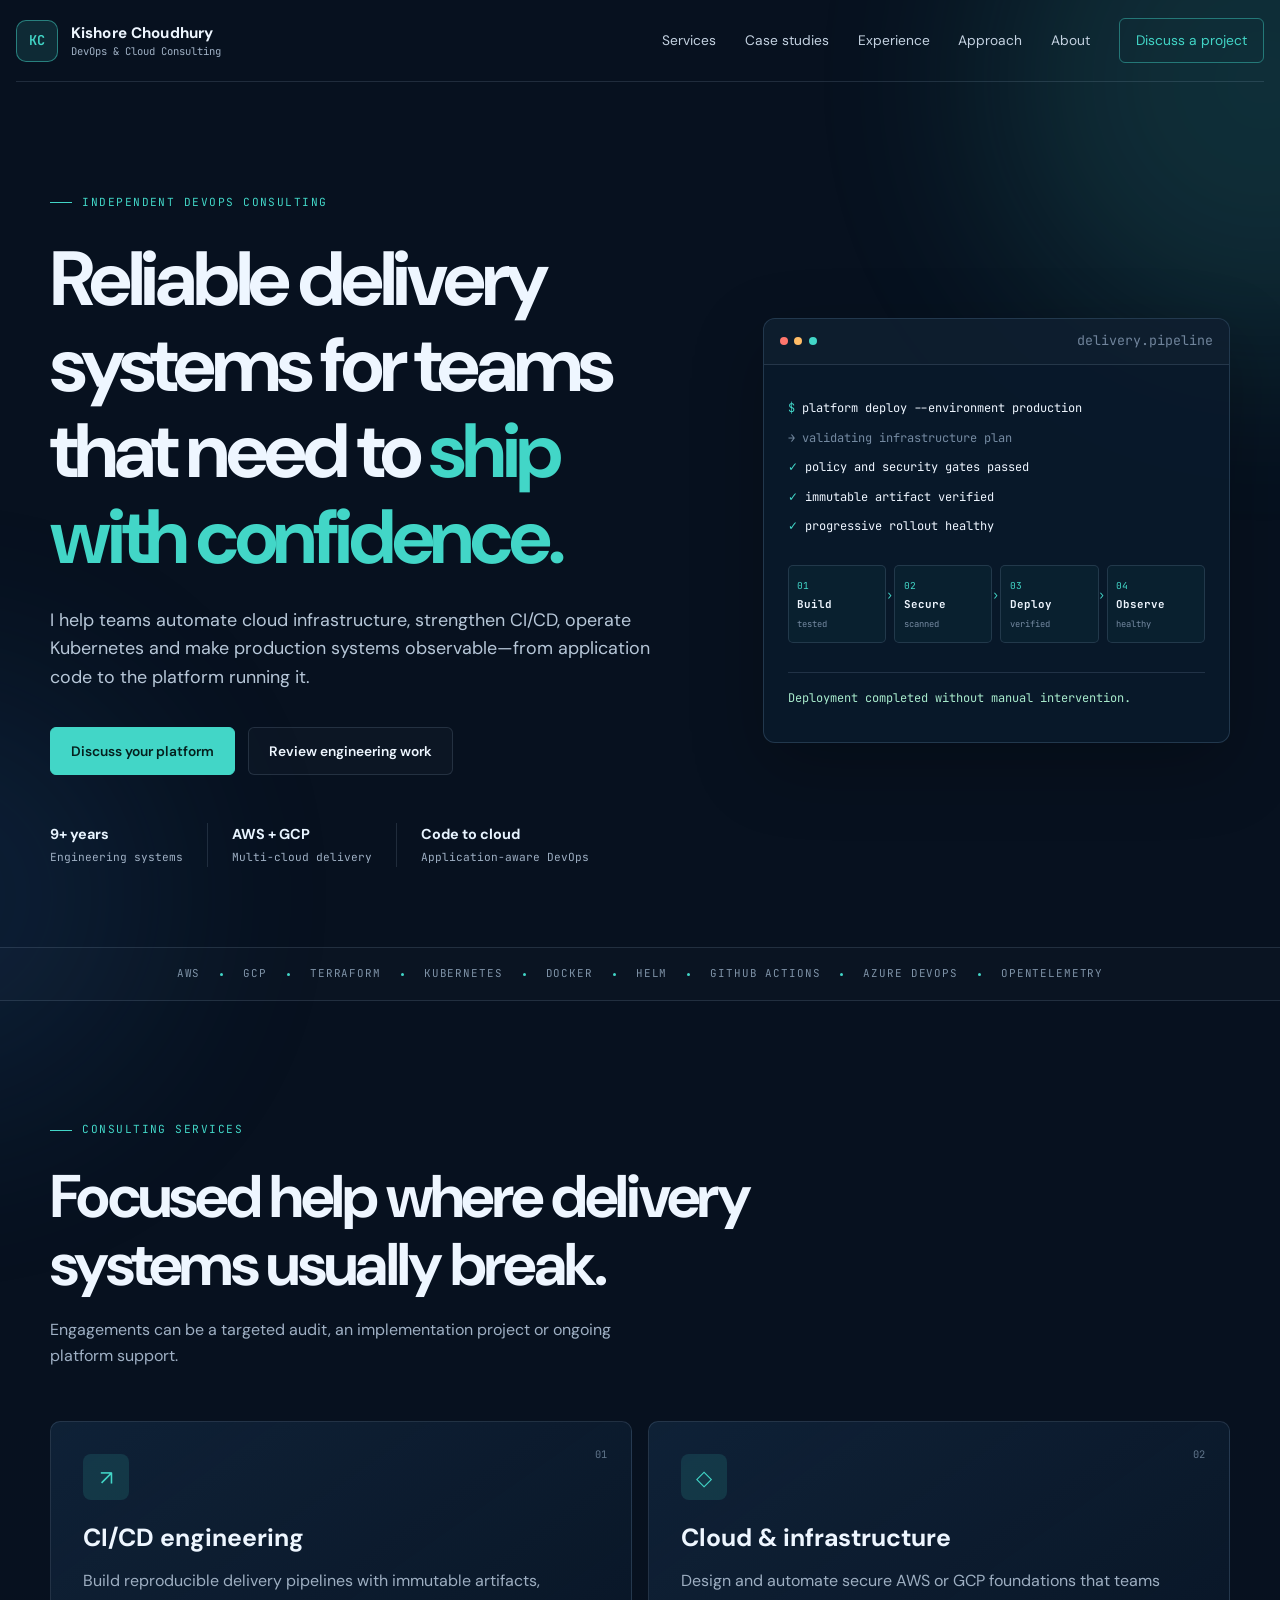
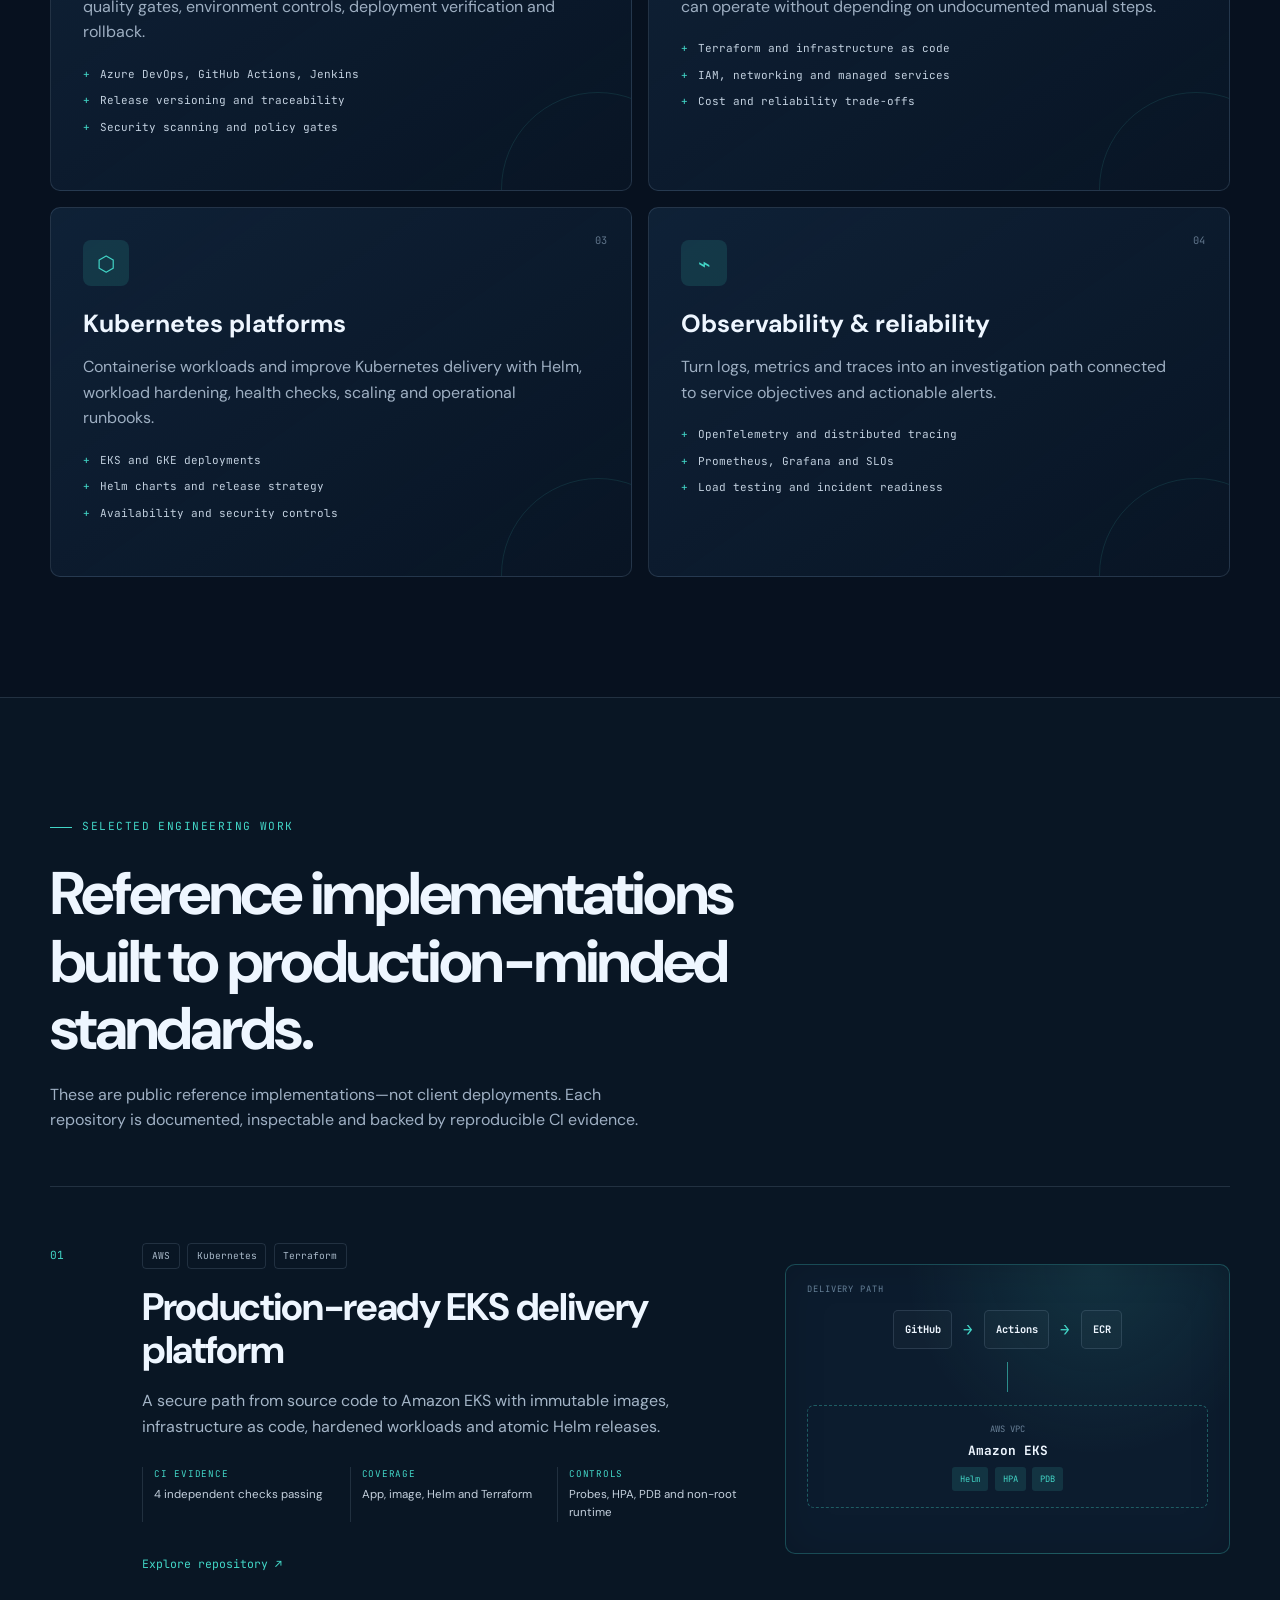
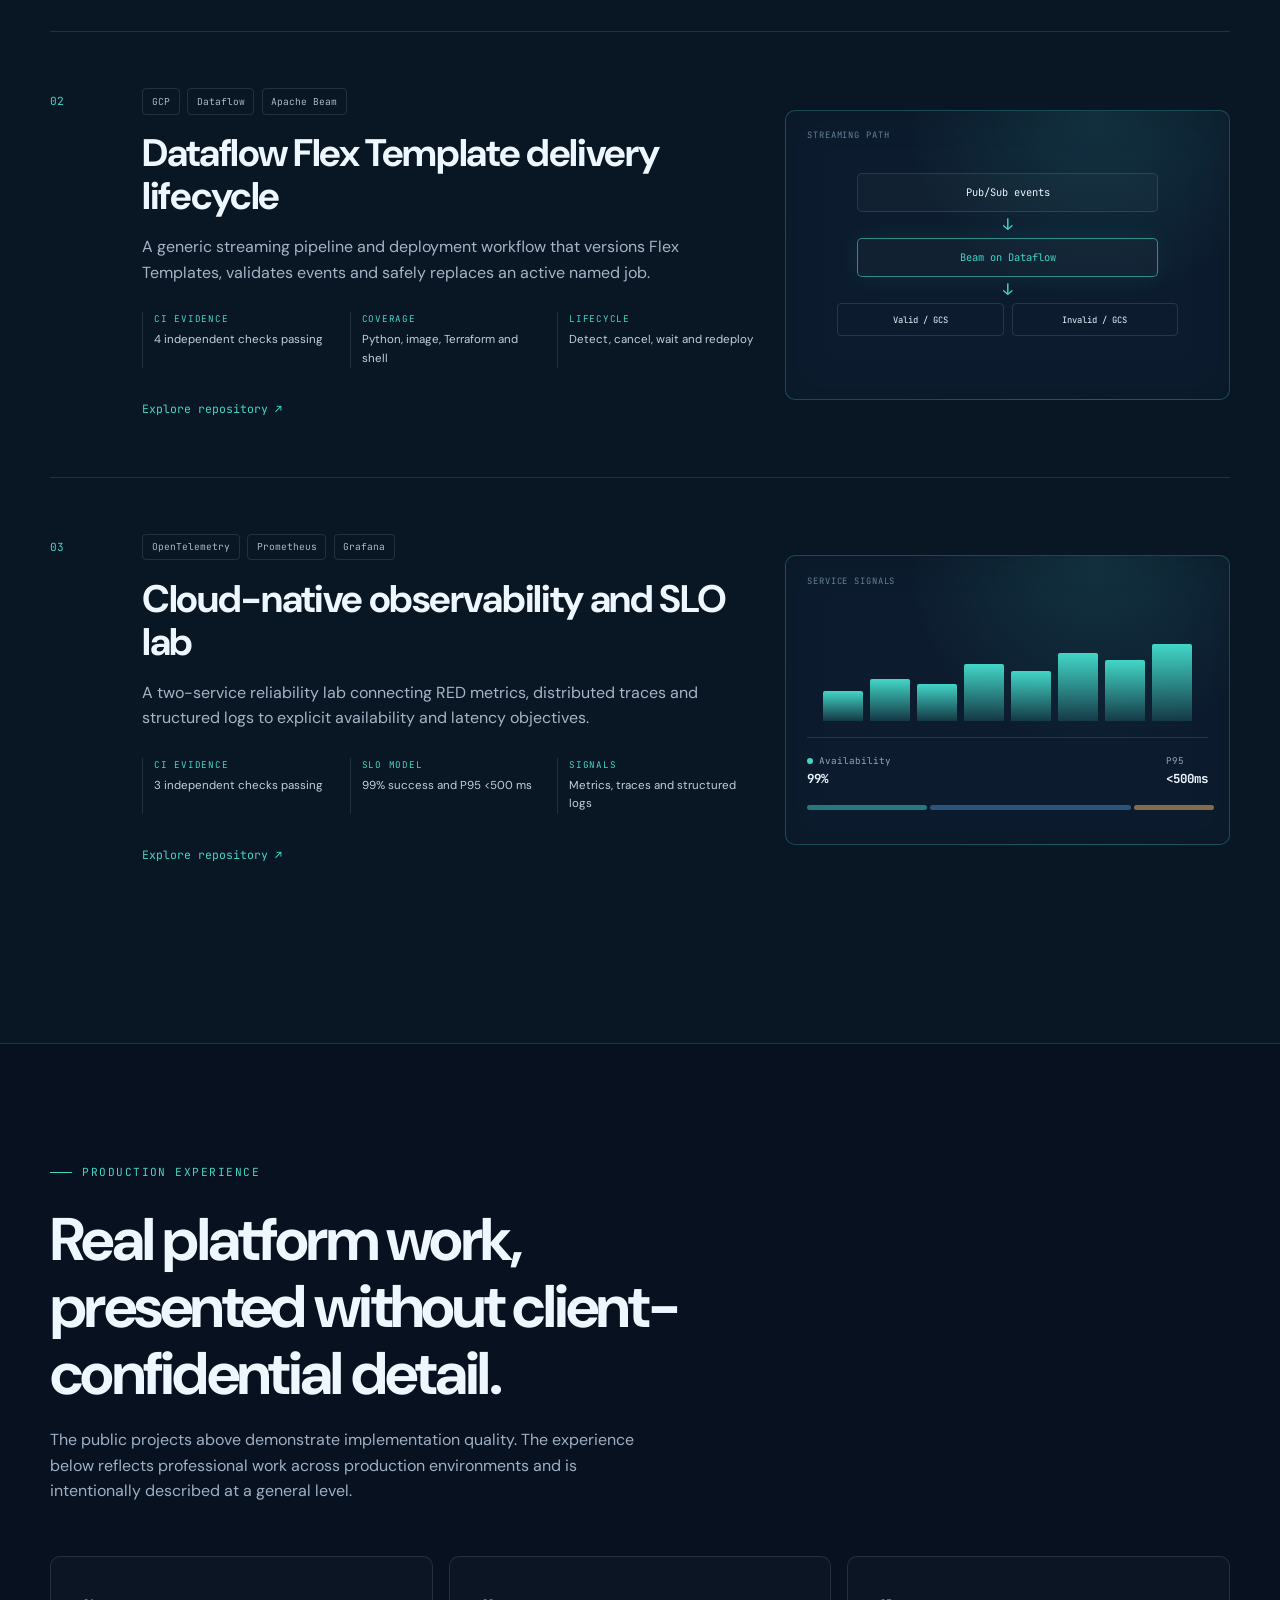
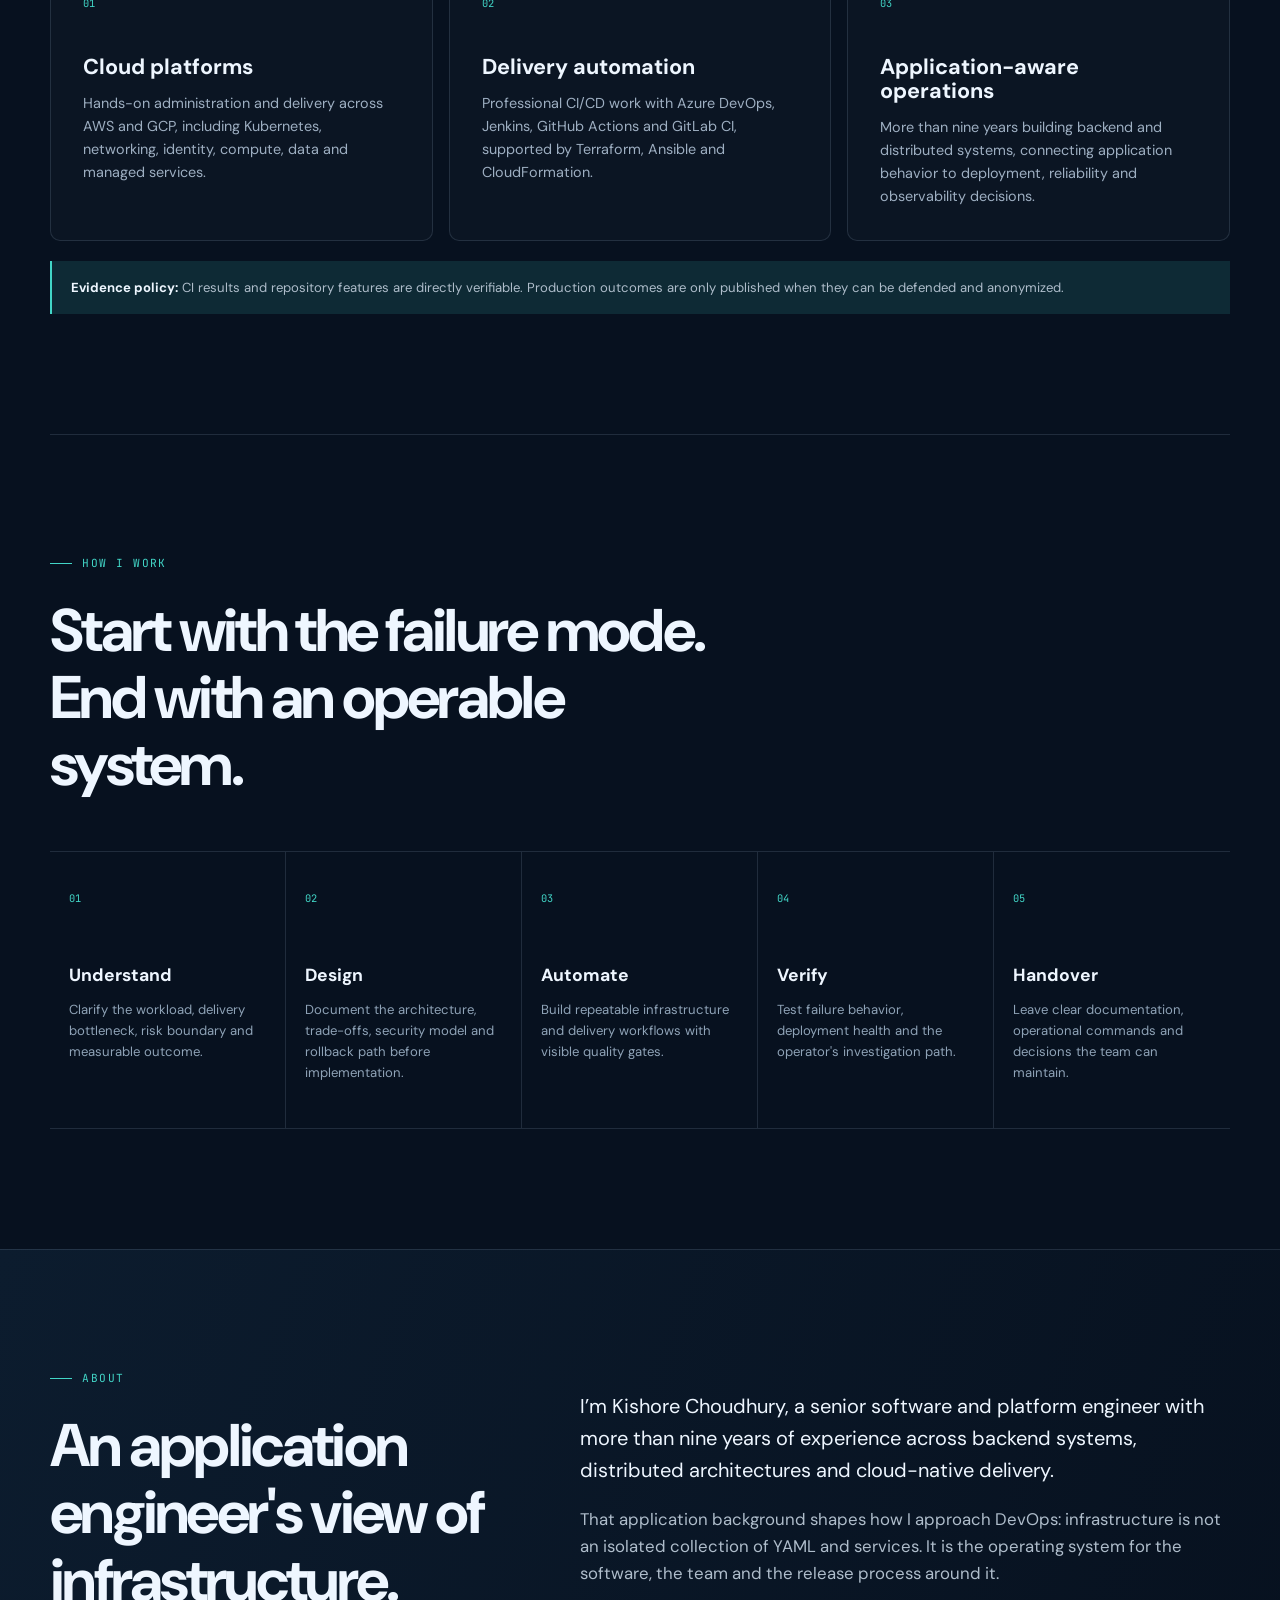
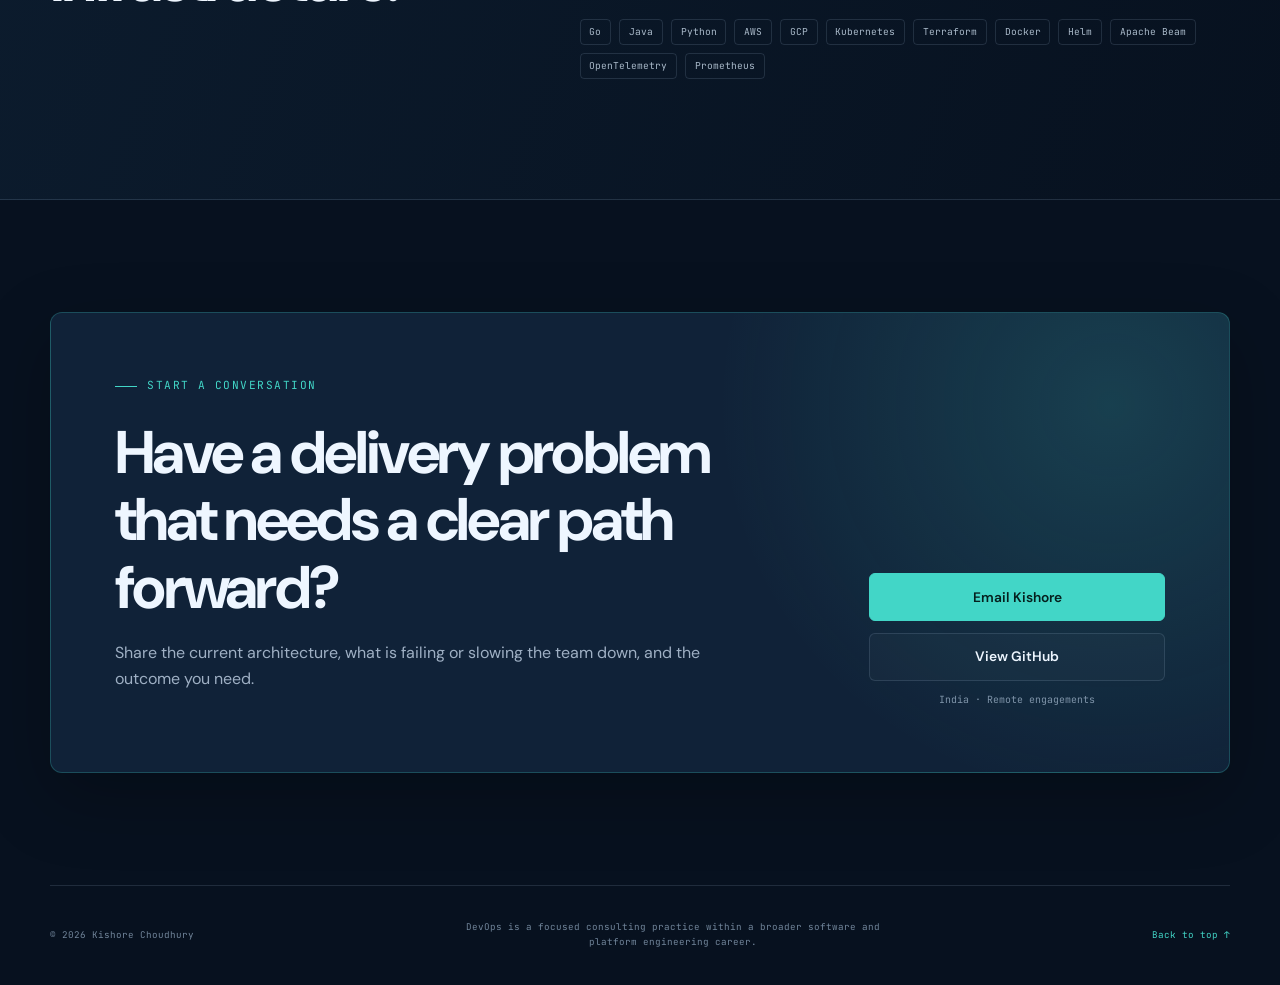
<file: index.html>
<!doctype html>
<html lang="en">
  <head>
    <meta charset="utf-8">
    <meta name="viewport" content="width=device-width, initial-scale=1">
    <meta name="description" content="Independent DevOps, cloud infrastructure and CI/CD consulting by senior software and platform engineer Kishore Choudhury.">
    <meta name="theme-color" content="#07111f">
    <meta property="og:title" content="Kishore Choudhury — DevOps & Cloud Consulting">
    <meta property="og:description" content="Practical cloud delivery, Kubernetes, CI/CD and observability for teams that need reliable production systems.">
    <meta property="og:type" content="website">
    <title>Kishore Choudhury | DevOps & Cloud Consulting</title>
    <link rel="icon" href="favicon.svg" type="image/svg+xml">
    <link rel="preconnect" href="https://fonts.googleapis.com">
    <link rel="preconnect" href="https://fonts.gstatic.com" crossorigin>
    <link href="https://fonts.googleapis.com/css2?family=DM+Sans:wght@400;500;600;700&family=JetBrains+Mono:wght@400;500;600&display=swap" rel="stylesheet">
    <link rel="stylesheet" href="styles.css">
    <script src="script.js" defer></script>
  </head>
  <body>
    <a class="skip-link" href="#main">Skip to content</a>
    <div class="ambient ambient-one" aria-hidden="true"></div>
    <div class="ambient ambient-two" aria-hidden="true"></div>

    <header class="site-header">
      <a class="brand" href="#top" aria-label="Kishore Choudhury, home">
        <span class="brand-mark" aria-hidden="true">KC</span>
        <span><strong>Kishore Choudhury</strong><small>DevOps & Cloud Consulting</small></span>
      </a>
      <button class="nav-toggle" type="button" aria-expanded="false" aria-controls="site-nav">
        <span></span><span></span><span></span><span class="sr-only">Toggle navigation</span>
      </button>
      <nav id="site-nav" class="site-nav" aria-label="Primary navigation">
        <a href="#services">Services</a>
        <a href="#work">Case studies</a>
        <a href="#experience">Experience</a>
        <a href="#approach">Approach</a>
        <a href="#about">About</a>
        <a class="nav-cta" href="#contact">Discuss a project</a>
      </nav>
    </header>

    <main id="main">
      <section id="top" class="hero section-shell">
        <div class="hero-copy reveal">
          <p class="eyebrow"><span></span> Independent DevOps consulting</p>
          <h1>Reliable delivery systems for teams that need to <em>ship with confidence.</em></h1>
          <p class="hero-lead">I help teams automate cloud infrastructure, strengthen CI/CD, operate Kubernetes and make production systems observable—from application code to the platform running it.</p>
          <div class="hero-actions">
            <a class="button button-primary" href="#contact">Discuss your platform</a>
            <a class="button button-secondary" href="#work">Review engineering work</a>
          </div>
          <ul class="proof-strip" aria-label="Experience highlights">
            <li><strong>9+ years</strong><span>Engineering systems</span></li>
            <li><strong>AWS + GCP</strong><span>Multi-cloud delivery</span></li>
            <li><strong>Code to cloud</strong><span>Application-aware DevOps</span></li>
          </ul>
        </div>

        <div class="hero-console reveal delay-one" aria-label="Example delivery pipeline">
          <div class="console-bar"><span></span><span></span><span></span><small>delivery.pipeline</small></div>
          <div class="console-body">
            <p><span class="prompt">$</span> platform deploy --environment production</p>
            <p class="muted">→ validating infrastructure plan</p>
            <p><span class="ok">✓</span> policy and security gates passed</p>
            <p><span class="ok">✓</span> immutable artifact verified</p>
            <p><span class="ok">✓</span> progressive rollout healthy</p>
            <div class="pipeline-visual" aria-hidden="true">
              <div><i>01</i><b>Build</b><span>tested</span></div>
              <div><i>02</i><b>Secure</b><span>scanned</span></div>
              <div><i>03</i><b>Deploy</b><span>verified</span></div>
              <div><i>04</i><b>Observe</b><span>healthy</span></div>
            </div>
            <p class="success-line">Deployment completed without manual intervention.</p>
          </div>
        </div>
      </section>

      <section class="signal-bar" aria-label="Core technologies">
        <div class="signal-track">
          <span>AWS</span><i></i><span>GCP</span><i></i><span>Terraform</span><i></i><span>Kubernetes</span><i></i><span>Docker</span><i></i><span>Helm</span><i></i><span>GitHub Actions</span><i></i><span>Azure DevOps</span><i></i><span>OpenTelemetry</span>
        </div>
      </section>

      <section id="services" class="section-shell section-block">
        <div class="section-heading reveal">
          <p class="eyebrow"><span></span> Consulting services</p>
          <h2>Focused help where delivery systems usually break.</h2>
          <p>Engagements can be a targeted audit, an implementation project or ongoing platform support.</p>
        </div>
        <div class="services-grid">
          <article class="service-card reveal">
            <span class="card-index">01</span>
            <div class="service-icon" aria-hidden="true">↗</div>
            <h3>CI/CD engineering</h3>
            <p>Build reproducible delivery pipelines with immutable artifacts, quality gates, environment controls, deployment verification and rollback.</p>
            <ul><li>Azure DevOps, GitHub Actions, Jenkins</li><li>Release versioning and traceability</li><li>Security scanning and policy gates</li></ul>
          </article>
          <article class="service-card reveal delay-one">
            <span class="card-index">02</span>
            <div class="service-icon" aria-hidden="true">◇</div>
            <h3>Cloud & infrastructure</h3>
            <p>Design and automate secure AWS or GCP foundations that teams can operate without depending on undocumented manual steps.</p>
            <ul><li>Terraform and infrastructure as code</li><li>IAM, networking and managed services</li><li>Cost and reliability trade-offs</li></ul>
          </article>
          <article class="service-card reveal delay-two">
            <span class="card-index">03</span>
            <div class="service-icon" aria-hidden="true">⬡</div>
            <h3>Kubernetes platforms</h3>
            <p>Containerise workloads and improve Kubernetes delivery with Helm, workload hardening, health checks, scaling and operational runbooks.</p>
            <ul><li>EKS and GKE deployments</li><li>Helm charts and release strategy</li><li>Availability and security controls</li></ul>
          </article>
          <article class="service-card reveal">
            <span class="card-index">04</span>
            <div class="service-icon" aria-hidden="true">⌁</div>
            <h3>Observability & reliability</h3>
            <p>Turn logs, metrics and traces into an investigation path connected to service objectives and actionable alerts.</p>
            <ul><li>OpenTelemetry and distributed tracing</li><li>Prometheus, Grafana and SLOs</li><li>Load testing and incident readiness</li></ul>
          </article>
        </div>
      </section>

      <section id="work" class="work-section section-block">
        <div class="section-shell">
          <div class="section-heading reveal">
            <p class="eyebrow"><span></span> Selected engineering work</p>
            <h2>Reference implementations built to production-minded standards.</h2>
            <p>These are public reference implementations—not client deployments. Each repository is documented, inspectable and backed by reproducible CI evidence.</p>
          </div>

          <article class="case-study reveal">
            <div class="case-number">01</div>
            <div class="case-copy">
              <div class="case-meta"><span>AWS</span><span>Kubernetes</span><span>Terraform</span></div>
              <h3>Production-ready EKS delivery platform</h3>
              <p class="case-summary">A secure path from source code to Amazon EKS with immutable images, infrastructure as code, hardened workloads and atomic Helm releases.</p>
              <dl class="case-results">
                <div><dt>CI evidence</dt><dd>4 independent checks passing</dd></div>
                <div><dt>Coverage</dt><dd>App, image, Helm and Terraform</dd></div>
                <div><dt>Controls</dt><dd>Probes, HPA, PDB and non-root runtime</dd></div>
              </dl>
              <a class="text-link" href="https://github.com/KishorePav/devops-portfolio-platform" target="_blank" rel="noreferrer">Explore repository <span>↗</span></a>
            </div>
            <div class="architecture-card" aria-label="AWS platform architecture">
              <span class="arch-label">Delivery path</span>
              <div class="arch-row"><b>GitHub</b><i>→</i><b>Actions</b><i>→</i><b>ECR</b></div>
              <div class="arch-line"></div>
              <div class="arch-cluster"><small>AWS VPC</small><strong>Amazon EKS</strong><div><span>Helm</span><span>HPA</span><span>PDB</span></div></div>
            </div>
          </article>

          <article class="case-study reveal">
            <div class="case-number">02</div>
            <div class="case-copy">
              <div class="case-meta"><span>GCP</span><span>Dataflow</span><span>Apache Beam</span></div>
              <h3>Dataflow Flex Template delivery lifecycle</h3>
              <p class="case-summary">A generic streaming pipeline and deployment workflow that versions Flex Templates, validates events and safely replaces an active named job.</p>
              <dl class="case-results">
                <div><dt>CI evidence</dt><dd>4 independent checks passing</dd></div>
                <div><dt>Coverage</dt><dd>Python, image, Terraform and shell</dd></div>
                <div><dt>Lifecycle</dt><dd>Detect, cancel, wait and redeploy</dd></div>
              </dl>
              <a class="text-link" href="https://github.com/KishorePav/gcp-dataflow-flex-template-cicd" target="_blank" rel="noreferrer">Explore repository <span>↗</span></a>
            </div>
            <div class="architecture-card dataflow-card" aria-label="Dataflow delivery architecture">
              <span class="arch-label">Streaming path</span>
              <div class="stream-node">Pub/Sub events</div><i class="down-arrow">↓</i>
              <div class="stream-node active">Beam on Dataflow</div><i class="down-arrow">↓</i>
              <div class="stream-split"><span>Valid / GCS</span><span>Invalid / GCS</span></div>
            </div>
          </article>

          <article class="case-study reveal">
            <div class="case-number">03</div>
            <div class="case-copy">
              <div class="case-meta"><span>OpenTelemetry</span><span>Prometheus</span><span>Grafana</span></div>
              <h3>Cloud-native observability and SLO lab</h3>
              <p class="case-summary">A two-service reliability lab connecting RED metrics, distributed traces and structured logs to explicit availability and latency objectives.</p>
              <dl class="case-results">
                <div><dt>CI evidence</dt><dd>3 independent checks passing</dd></div>
                <div><dt>SLO model</dt><dd>99% success and P95 &lt;500 ms</dd></div>
                <div><dt>Signals</dt><dd>Metrics, traces and structured logs</dd></div>
              </dl>
              <a class="text-link" href="https://github.com/KishorePav/cloud-native-observability-lab" target="_blank" rel="noreferrer">Explore repository <span>↗</span></a>
            </div>
            <div class="architecture-card metric-card" aria-label="Observability signal preview">
              <span class="arch-label">Service signals</span>
              <div class="mini-chart"><span style="--h:35%"></span><span style="--h:48%"></span><span style="--h:42%"></span><span style="--h:66%"></span><span style="--h:58%"></span><span style="--h:78%"></span><span style="--h:70%"></span><span style="--h:88%"></span></div>
              <div class="metric-row"><span><i class="green-dot"></i> Availability <b>99%</b></span><span>P95 <b>&lt;500ms</b></span></div>
              <div class="trace-line"><i></i><i></i><i></i></div>
            </div>
          </article>
        </div>
      </section>

      <section id="experience" class="section-shell section-block experience-section">
        <div class="section-heading reveal">
          <p class="eyebrow"><span></span> Production experience</p>
          <h2>Real platform work, presented without client-confidential detail.</h2>
          <p>The public projects above demonstrate implementation quality. The experience below reflects professional work across production environments and is intentionally described at a general level.</p>
        </div>
        <div class="experience-grid">
          <article class="experience-card reveal">
            <span>01</span>
            <h3>Cloud platforms</h3>
            <p>Hands-on administration and delivery across AWS and GCP, including Kubernetes, networking, identity, compute, data and managed services.</p>
          </article>
          <article class="experience-card reveal delay-one">
            <span>02</span>
            <h3>Delivery automation</h3>
            <p>Professional CI/CD work with Azure DevOps, Jenkins, GitHub Actions and GitLab CI, supported by Terraform, Ansible and CloudFormation.</p>
          </article>
          <article class="experience-card reveal delay-two">
            <span>03</span>
            <h3>Application-aware operations</h3>
            <p>More than nine years building backend and distributed systems, connecting application behavior to deployment, reliability and observability decisions.</p>
          </article>
        </div>
        <p class="evidence-note reveal"><strong>Evidence policy:</strong> CI results and repository features are directly verifiable. Production outcomes are only published when they can be defended and anonymized.</p>
      </section>

      <section id="approach" class="section-shell section-block approach-section">
        <div class="section-heading reveal">
          <p class="eyebrow"><span></span> How I work</p>
          <h2>Start with the failure mode. End with an operable system.</h2>
        </div>
        <ol class="approach-grid">
          <li class="reveal"><span>01</span><h3>Understand</h3><p>Clarify the workload, delivery bottleneck, risk boundary and measurable outcome.</p></li>
          <li class="reveal delay-one"><span>02</span><h3>Design</h3><p>Document the architecture, trade-offs, security model and rollback path before implementation.</p></li>
          <li class="reveal delay-two"><span>03</span><h3>Automate</h3><p>Build repeatable infrastructure and delivery workflows with visible quality gates.</p></li>
          <li class="reveal"><span>04</span><h3>Verify</h3><p>Test failure behavior, deployment health and the operator's investigation path.</p></li>
          <li class="reveal delay-one"><span>05</span><h3>Handover</h3><p>Leave clear documentation, operational commands and decisions the team can maintain.</p></li>
        </ol>
      </section>

      <section id="about" class="about-section section-block">
        <div class="section-shell about-grid">
          <div class="about-intro reveal">
            <p class="eyebrow"><span></span> About</p>
            <h2>An application engineer's view of infrastructure.</h2>
          </div>
          <div class="about-copy reveal delay-one">
            <p>I’m Kishore Choudhury, a senior software and platform engineer with more than nine years of experience across backend systems, distributed architectures and cloud-native delivery.</p>
            <p>That application background shapes how I approach DevOps: infrastructure is not an isolated collection of YAML and services. It is the operating system for the software, the team and the release process around it.</p>
            <div class="capability-list">
              <span>Go</span><span>Java</span><span>Python</span><span>AWS</span><span>GCP</span><span>Kubernetes</span><span>Terraform</span><span>Docker</span><span>Helm</span><span>Apache Beam</span><span>OpenTelemetry</span><span>Prometheus</span>
            </div>
          </div>
        </div>
      </section>

      <section id="contact" class="section-shell contact-section reveal">
        <div>
          <p class="eyebrow"><span></span> Start a conversation</p>
          <h2>Have a delivery problem that needs a clear path forward?</h2>
          <p>Share the current architecture, what is failing or slowing the team down, and the outcome you need.</p>
        </div>
        <div class="contact-actions">
          <a class="button button-primary" href="mailto:kishorechoudhurydeb@gmail.com?subject=DevOps%20consulting%20enquiry">Email Kishore</a>
          <a class="button button-secondary" href="https://github.com/KishorePav" target="_blank" rel="noreferrer">View GitHub</a>
          <small>India · Remote engagements</small>
        </div>
      </section>
    </main>

    <footer class="site-footer section-shell">
      <p>© <span id="year"></span> Kishore Choudhury</p>
      <p>DevOps is a focused consulting practice within a broader software and platform engineering career.</p>
      <a href="#top">Back to top ↑</a>
    </footer>
  </body>
</html>
</file>
<file: styles.css>
:root {
  --ink: #07111f;
  --ink-soft: #0c1a2c;
  --panel: #102238;
  --panel-light: #142a43;
  --text: #eef6ff;
  --muted: #9fb0c4;
  --cyan: #42d6c7;
  --cyan-soft: rgba(66, 214, 199, .13);
  --amber: #ffbc66;
  --line: rgba(181, 210, 236, .14);
  --shadow: 0 24px 70px rgba(0, 0, 0, .25);
  --mono: "JetBrains Mono", monospace;
  --sans: "DM Sans", sans-serif;
}

* { box-sizing: border-box; }
html { scroll-behavior: smooth; }
body { margin: 0; min-width: 320px; background: var(--ink); color: var(--text); font-family: var(--sans); line-height: 1.6; overflow-x: hidden; }
a { color: inherit; text-decoration: none; }
button { font: inherit; }
.sr-only { position: absolute; width: 1px; height: 1px; padding: 0; margin: -1px; overflow: hidden; clip: rect(0, 0, 0, 0); white-space: nowrap; border: 0; }
.skip-link { position: fixed; left: 1rem; top: -5rem; z-index: 100; padding: .7rem 1rem; background: var(--cyan); color: var(--ink); border-radius: .4rem; }
.skip-link:focus { top: 1rem; }

.ambient { position: fixed; border-radius: 50%; filter: blur(100px); pointer-events: none; opacity: .15; z-index: -1; }
.ambient-one { width: 34rem; height: 34rem; background: var(--cyan); right: -16rem; top: -12rem; }
.ambient-two { width: 28rem; height: 28rem; background: #2b6cb0; left: -18rem; top: 42rem; }

.section-shell { width: min(1180px, calc(100% - 3rem)); margin-inline: auto; }
.section-block { padding-block: 7.5rem; }
.site-header { width: min(1280px, calc(100% - 2rem)); height: 82px; margin: 0 auto; display: flex; align-items: center; justify-content: space-between; border-bottom: 1px solid var(--line); position: relative; z-index: 20; }
.brand { display: flex; align-items: center; gap: .8rem; }
.brand-mark { width: 42px; height: 42px; display: grid; place-items: center; border: 1px solid rgba(66,214,199,.5); background: var(--cyan-soft); color: var(--cyan); border-radius: 10px; font-family: var(--mono); font-size: .85rem; font-weight: 600; }
.brand strong, .brand small { display: block; }
.brand strong { font-size: .95rem; letter-spacing: .01em; }
.brand small { font-family: var(--mono); color: var(--muted); font-size: .66rem; margin-top: -.1rem; }
.site-nav { display: flex; align-items: center; gap: 1.8rem; font-size: .86rem; color: #c4d2e1; }
.site-nav a:not(.nav-cta):hover { color: var(--cyan); }
.nav-cta { padding: .65rem 1rem; border: 1px solid rgba(66,214,199,.45); border-radius: 6px; color: var(--cyan); }
.nav-cta:hover { background: var(--cyan-soft); }
.nav-toggle { display: none; background: none; border: 0; padding: .5rem; }
.nav-toggle > span:not(.sr-only) { width: 24px; height: 2px; background: var(--text); display: block; margin: 5px; }

.hero { min-height: 740px; padding-block: 7rem 5rem; display: grid; grid-template-columns: 1.15fr .85fr; gap: 5rem; align-items: center; }
.eyebrow { margin: 0 0 1.5rem; font-family: var(--mono); text-transform: uppercase; letter-spacing: .13em; font-size: .7rem; color: var(--cyan); display: flex; align-items: center; gap: .65rem; }
.eyebrow span { width: 22px; height: 1px; background: var(--cyan); }
h1, h2, h3 { line-height: 1.12; margin-top: 0; }
h1 { font-size: clamp(3.2rem, 6vw, 5.7rem); letter-spacing: -.055em; margin-bottom: 1.6rem; max-width: 820px; }
h1 em { color: var(--cyan); font-style: normal; }
.hero-lead { color: #b7c7d8; font-size: 1.12rem; max-width: 660px; }
.hero-actions { display: flex; flex-wrap: wrap; gap: .8rem; margin: 2.2rem 0 3rem; }
.button { display: inline-flex; min-height: 48px; align-items: center; justify-content: center; padding: .7rem 1.25rem; border-radius: 6px; font-weight: 600; font-size: .86rem; transition: transform .2s, background .2s, border-color .2s; }
.button:hover { transform: translateY(-2px); }
.button-primary { background: var(--cyan); color: #05201e; border: 1px solid var(--cyan); }
.button-primary:hover { background: #6ce6da; }
.button-secondary { border: 1px solid var(--line); background: rgba(255,255,255,.025); }
.button-secondary:hover { border-color: rgba(66,214,199,.5); }
.proof-strip { display: flex; list-style: none; padding: 0; margin: 0; gap: 0; }
.proof-strip li { padding: 0 1.5rem; border-left: 1px solid var(--line); }
.proof-strip li:first-child { padding-left: 0; border: 0; }
.proof-strip strong, .proof-strip span { display: block; }
.proof-strip strong { font-size: .9rem; color: #e8f4ff; }
.proof-strip span { color: var(--muted); font-size: .7rem; font-family: var(--mono); margin-top: .2rem; }

.hero-console { background: rgba(10, 26, 44, .88); border: 1px solid rgba(113, 153, 185, .25); border-radius: 12px; box-shadow: var(--shadow); overflow: hidden; transform: perspective(1200px) rotateY(-3deg) rotateX(1deg); }
.console-bar { height: 46px; display: flex; align-items: center; gap: .42rem; padding: 0 1rem; border-bottom: 1px solid var(--line); background: rgba(255,255,255,.02); }
.console-bar span { width: 8px; height: 8px; border-radius: 50%; background: #41526a; }
.console-bar span:first-child { background: #ff766d; }
.console-bar span:nth-child(2) { background: #ffbc66; }
.console-bar span:nth-child(3) { background: var(--cyan); }
.console-bar small { font-family: var(--mono); color: #71859c; margin-left: auto; }
.console-body { padding: 1.5rem; font-family: var(--mono); font-size: .75rem; }
.console-body p { margin: .65rem 0; }
.prompt, .ok { color: var(--cyan); }
.muted { color: #758ba2; }
.pipeline-visual { display: grid; grid-template-columns: repeat(4, 1fr); gap: .5rem; margin: 1.8rem 0; }
.pipeline-visual div { position: relative; padding: .7rem .55rem; border: 1px solid var(--line); border-radius: 5px; background: rgba(66,214,199,.04); }
.pipeline-visual div:not(:last-child)::after { content: "›"; position: absolute; right: -.48rem; top: 1.2rem; color: var(--cyan); z-index: 2; }
.pipeline-visual i, .pipeline-visual b, .pipeline-visual span { display: block; }
.pipeline-visual i { color: var(--cyan); font-size: .6rem; font-style: normal; }
.pipeline-visual b { font-size: .68rem; margin: .2rem 0; }
.pipeline-visual span { color: #758ba2; font-size: .55rem; }
.success-line { padding-top: 1rem; border-top: 1px solid var(--line); color: #a8ebcc; }

.signal-bar { border-block: 1px solid var(--line); padding: 1.1rem 0; overflow: hidden; background: rgba(255,255,255,.015); }
.signal-track { display: flex; justify-content: center; align-items: center; gap: 1.25rem; white-space: nowrap; font-family: var(--mono); color: #7f93a8; font-size: .68rem; text-transform: uppercase; letter-spacing: .08em; }
.signal-track i { width: 3px; height: 3px; background: var(--cyan); border-radius: 50%; }

.section-heading { max-width: 700px; margin-bottom: 3.3rem; }
.section-heading h2, .about-intro h2, .contact-section h2 { font-size: clamp(2.4rem, 4.7vw, 4.3rem); letter-spacing: -.045em; margin-bottom: 1.2rem; }
.section-heading > p:last-child, .contact-section > div > p:last-child { color: var(--muted); font-size: 1rem; max-width: 620px; }
.services-grid { display: grid; grid-template-columns: repeat(2, 1fr); gap: 1rem; }
.service-card { padding: 2rem; min-height: 370px; border: 1px solid var(--line); border-radius: 10px; background: linear-gradient(145deg, rgba(18,39,63,.75), rgba(10,24,41,.55)); position: relative; overflow: hidden; }
.service-card::after { content: ""; position: absolute; inset: auto -4rem -6rem auto; width: 12rem; height: 12rem; border: 1px solid rgba(66,214,199,.12); border-radius: 50%; }
.card-index { position: absolute; right: 1.5rem; top: 1.5rem; font-family: var(--mono); font-size: .65rem; color: #60758b; }
.service-icon { width: 46px; height: 46px; display: grid; place-items: center; background: var(--cyan-soft); color: var(--cyan); border-radius: 8px; font-size: 1.3rem; }
.service-card h3 { font-size: 1.55rem; margin: 1.5rem 0 .8rem; }
.service-card p { color: #9eafc2; max-width: 500px; }
.service-card ul { list-style: none; padding: 0; margin: 1.3rem 0 0; font-family: var(--mono); font-size: .69rem; color: #c2d0df; }
.service-card li { margin: .55rem 0; }
.service-card li::before { content: "+"; color: var(--cyan); margin-right: .6rem; }

.work-section { background: #091624; border-block: 1px solid var(--line); }
.case-study { display: grid; grid-template-columns: 60px 1.1fr .8fr; gap: 2rem; padding: 3.5rem 0; border-top: 1px solid var(--line); align-items: center; }
.case-number { align-self: start; font-family: var(--mono); color: var(--cyan); font-size: .7rem; padding-top: .3rem; }
.case-meta { display: flex; flex-wrap: wrap; gap: .45rem; margin-bottom: 1.1rem; }
.case-meta span, .capability-list span { border: 1px solid var(--line); padding: .28rem .55rem; border-radius: 4px; color: #a9b9c9; font-family: var(--mono); font-size: .6rem; }
.case-copy h3 { font-size: clamp(1.8rem, 3vw, 2.6rem); letter-spacing: -.035em; margin-bottom: 1rem; }
.case-summary { color: #a4b5c7; max-width: 630px; }
.case-results { display: grid; grid-template-columns: repeat(3, 1fr); gap: .7rem; margin: 1.7rem 0; }
.case-results div { border-left: 1px solid var(--line); padding-left: .7rem; }
.case-results dt { color: var(--cyan); font-family: var(--mono); font-size: .58rem; text-transform: uppercase; letter-spacing: .08em; }
.case-results dd { margin: .25rem 0 0; font-size: .72rem; color: #c4d0dd; }
.text-link { font-family: var(--mono); font-size: .72rem; color: var(--cyan); }
.text-link span { display: inline-block; transition: transform .2s; }
.text-link:hover span { transform: translate(3px,-3px); }

.architecture-card { position: relative; min-height: 290px; padding: 1.3rem; border: 1px solid rgba(66,214,199,.25); background: radial-gradient(circle at 70% 0, rgba(66,214,199,.12), transparent 45%), #0c1c2e; border-radius: 10px; display: flex; flex-direction: column; justify-content: center; box-shadow: inset 0 0 40px rgba(0,0,0,.15); font-family: var(--mono); }
.arch-label { position: absolute; left: 1.3rem; top: 1.1rem; color: #668097; text-transform: uppercase; letter-spacing: .1em; font-size: .55rem; }
.arch-row { display: flex; align-items: center; justify-content: center; gap: .7rem; }
.arch-row b, .stream-node { padding: .65rem; border: 1px solid var(--line); border-radius: 5px; background: rgba(255,255,255,.025); font-size: .65rem; }
.arch-row i { color: var(--cyan); font-style: normal; }
.arch-line { width: 1px; height: 30px; background: var(--cyan); margin: .8rem auto; opacity: .6; }
.arch-cluster { border: 1px dashed rgba(66,214,199,.35); padding: 1rem; border-radius: 7px; text-align: center; }
.arch-cluster small, .arch-cluster strong { display: block; }
.arch-cluster small { color: #698097; font-size: .55rem; }
.arch-cluster strong { margin: .35rem; font-size: .8rem; }
.arch-cluster div { display: flex; gap: .4rem; justify-content: center; }
.arch-cluster span { color: var(--cyan); font-size: .55rem; background: var(--cyan-soft); padding: .3rem .5rem; border-radius: 3px; }
.dataflow-card { align-items: center; }
.stream-node { width: 75%; text-align: center; }
.stream-node.active { border-color: rgba(66,214,199,.6); color: var(--cyan); box-shadow: 0 0 25px rgba(66,214,199,.08); }
.down-arrow { color: var(--cyan); font-style: normal; line-height: 1.6; }
.stream-split { display: flex; gap: .5rem; width: 85%; }
.stream-split span { flex: 1; text-align: center; border: 1px solid var(--line); padding: .55rem; border-radius: 4px; font-size: .55rem; }
.metric-card { padding-top: 3rem; }
.mini-chart { display: flex; align-items: end; gap: .45rem; height: 120px; padding: 1rem; border-bottom: 1px solid var(--line); }
.mini-chart span { height: var(--h); flex: 1; background: linear-gradient(var(--cyan), rgba(66,214,199,.15)); border-radius: 2px 2px 0 0; }
.metric-row { display: flex; justify-content: space-between; padding: 1rem 0; font-size: .58rem; color: #91a6ba; }
.metric-row b { display: block; font-size: .78rem; color: var(--text); }
.green-dot { width: 6px; height: 6px; display: inline-block; background: var(--cyan); border-radius: 50%; }
.trace-line { display: grid; grid-template-columns: 30% 50% 20%; gap: 3px; }
.trace-line i { display: block; height: 5px; background: var(--cyan); border-radius: 5px; opacity: .5; }
.trace-line i:nth-child(2) { background: #4e8bc7; }
.trace-line i:nth-child(3) { background: var(--amber); }

.experience-section { border-bottom: 1px solid var(--line); }
.experience-grid { display: grid; grid-template-columns: repeat(3, 1fr); gap: 1rem; }
.experience-card { padding: 2rem; border: 1px solid var(--line); border-radius: 10px; background: rgba(255,255,255,.018); }
.experience-card > span { color: var(--cyan); font-family: var(--mono); font-size: .65rem; }
.experience-card h3 { margin: 2.5rem 0 .8rem; font-size: 1.35rem; }
.experience-card p { margin: 0; color: #9eafc2; font-size: .9rem; }
.evidence-note { margin: 1.2rem 0 0; padding: 1rem 1.2rem; border-left: 2px solid var(--cyan); background: var(--cyan-soft); color: #afbdcb; font-size: .82rem; }
.evidence-note strong { color: var(--text); }

.approach-grid { list-style: none; margin: 0; padding: 0; display: grid; grid-template-columns: repeat(5, 1fr); border-block: 1px solid var(--line); }
.approach-grid li { padding: 2rem 1.2rem; border-right: 1px solid var(--line); min-height: 220px; }
.approach-grid li:last-child { border: 0; }
.approach-grid span { color: var(--cyan); font-family: var(--mono); font-size: .65rem; }
.approach-grid h3 { margin: 3.5rem 0 .7rem; font-size: 1.1rem; }
.approach-grid p { color: #8fa3b7; font-size: .82rem; }

.about-section { background: linear-gradient(110deg, #0c1c2e, #07111f); border-block: 1px solid var(--line); }
.about-grid { display: grid; grid-template-columns: .8fr 1.2fr; gap: 6rem; }
.about-copy { color: #afbdcb; font-size: 1.05rem; }
.about-copy p:first-child { color: var(--text); font-size: 1.25rem; }
.capability-list { display: flex; flex-wrap: wrap; gap: .5rem; margin-top: 2rem; }

.contact-section { margin-block: 7rem; padding: 4rem; background: radial-gradient(circle at 90% 20%, rgba(66,214,199,.16), transparent 35%), #102238; border: 1px solid rgba(66,214,199,.24); border-radius: 12px; display: grid; grid-template-columns: 1.4fr .6fr; gap: 4rem; align-items: end; box-shadow: var(--shadow); }
.contact-actions { display: flex; flex-direction: column; gap: .7rem; }
.contact-actions small { text-align: center; font-family: var(--mono); color: #7f94a9; font-size: .62rem; }
.site-footer { min-height: 100px; display: flex; align-items: center; justify-content: space-between; gap: 2rem; color: #71859a; font-family: var(--mono); font-size: .58rem; border-top: 1px solid var(--line); }
.site-footer p:nth-child(2) { max-width: 430px; text-align: center; }
.site-footer a { color: var(--cyan); }

.reveal { opacity: 0; transform: translateY(18px); transition: opacity .7s ease, transform .7s ease; }
.reveal.visible { opacity: 1; transform: none; }
.delay-one { transition-delay: .1s; }
.delay-two { transition-delay: .2s; }

@media (max-width: 980px) {
  .site-nav { display: none; position: absolute; top: 72px; right: 0; width: min(360px, 95vw); flex-direction: column; align-items: stretch; padding: 1.3rem; background: #0c1a2c; border: 1px solid var(--line); border-radius: 8px; box-shadow: var(--shadow); }
  .site-nav.open { display: flex; }
  .nav-toggle { display: block; }
  .hero { grid-template-columns: 1fr; padding-top: 5rem; gap: 3rem; }
  .hero-console { max-width: 650px; transform: none; }
  .case-study { grid-template-columns: 40px 1fr; }
  .architecture-card { grid-column: 2; }
  .experience-grid { grid-template-columns: 1fr; }
  .approach-grid { grid-template-columns: repeat(3, 1fr); }
  .approach-grid li:nth-child(3) { border-right: 0; }
  .approach-grid li:nth-child(-n+3) { border-bottom: 1px solid var(--line); }
  .about-grid { gap: 3rem; }
  .contact-section { grid-template-columns: 1fr; }
}

@media (max-width: 680px) {
  .section-shell { width: min(100% - 2rem, 1180px); }
  .section-block { padding-block: 5rem; }
  .site-header { height: 70px; }
  .brand small { display: none; }
  .hero { min-height: auto; padding-block: 4.5rem; }
  h1 { font-size: clamp(2.7rem, 14vw, 4rem); }
  .hero-actions .button { width: 100%; }
  .proof-strip { display: grid; grid-template-columns: 1fr; gap: 1rem; }
  .proof-strip li, .proof-strip li:first-child { padding: 0 0 0 .8rem; border-left: 1px solid var(--line); }
  .pipeline-visual { grid-template-columns: repeat(2, 1fr); }
  .pipeline-visual div::after { display: none; }
  .signal-track { justify-content: flex-start; animation: ticker 22s linear infinite; width: max-content; }
  .services-grid { grid-template-columns: 1fr; }
  .service-card { min-height: auto; }
  .case-study { grid-template-columns: 1fr; gap: 1rem; padding: 3rem 0; }
  .case-number, .architecture-card { grid-column: 1; }
  .case-results { grid-template-columns: 1fr; }
  .architecture-card { min-height: 260px; }
  .approach-grid { grid-template-columns: 1fr; }
  .approach-grid li { min-height: auto; border-right: 0; border-bottom: 1px solid var(--line); }
  .approach-grid li:nth-child(-n+3) { border-bottom: 1px solid var(--line); }
  .approach-grid h3 { margin-top: 1.8rem; }
  .about-grid { grid-template-columns: 1fr; gap: 1rem; }
  .contact-section { padding: 2rem 1.3rem; margin-block: 4rem; }
  .site-footer { flex-direction: column; text-align: center; padding-block: 2rem; }
  .site-footer p { margin: 0; }
  @keyframes ticker { to { transform: translateX(-50%); } }
}

@media (prefers-reduced-motion: reduce) {
  html { scroll-behavior: auto; }
  *, *::before, *::after { animation-duration: .01ms !important; transition-duration: .01ms !important; }
  .reveal { opacity: 1; transform: none; }
}
</file>
